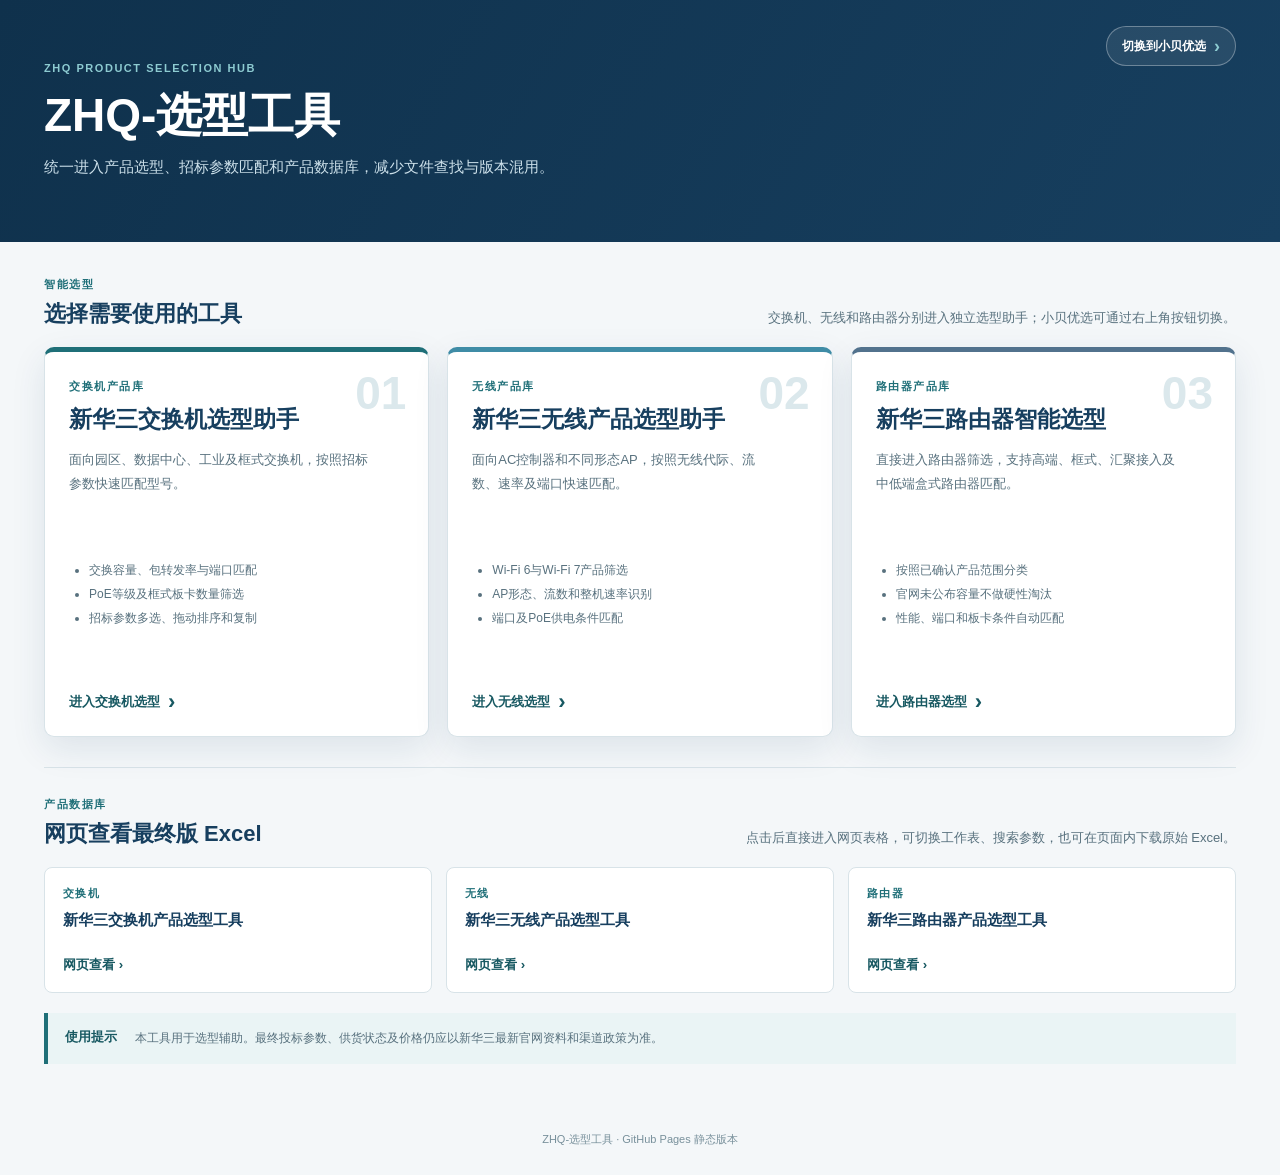
<file: index.html>
<!doctype html>
<html lang="zh-CN">
<head>
  <meta charset="UTF-8">
  <meta name="viewport" content="width=device-width, initial-scale=1.0">
  <meta name="description" content="ZHQ产品选型工具统一入口。">
  <title>ZHQ-选型工具</title>
  <link rel="stylesheet" href="assets/home.css">
</head>
<body>
  <header class="hero">
    <div class="hero-inner">
      <a class="xiaobei-switch" href="xiaobei-selector/">切换到小贝优选 <b>›</b></a>
      <span class="eyebrow">ZHQ PRODUCT SELECTION HUB</span>
      <h1>ZHQ-选型工具</h1>
      <p>统一进入产品选型、招标参数匹配和产品数据库，减少文件查找与版本混用。</p>
    </div>
  </header>
  <main class="shell">
    <section class="intro">
      <div><span class="section-label">智能选型</span><h2>选择需要使用的工具</h2></div>
      <p>交换机、无线和路由器分别进入独立选型助手；小贝优选可通过右上角按钮切换。</p>
    </section>
    <section class="assistant-grid" aria-label="选型工具列表">
      <a class="assistant-card primary" href="h3c-selector/?line=switch&amp;dedicated=1">
        <div class="card-number">01</div>
        <div class="card-content"><span class="card-kicker">交换机产品库</span><h2>新华三交换机选型助手</h2><p>面向园区、数据中心、工业及框式交换机，按照招标参数快速匹配型号。</p><ul><li>交换容量、包转发率与端口匹配</li><li>PoE等级及框式板卡数量筛选</li><li>招标参数多选、拖动排序和复制</li></ul></div>
        <span class="enter">进入交换机选型 <b>›</b></span>
      </a>
      <a class="assistant-card wireless" href="h3c-selector/?line=wireless&amp;dedicated=1">
        <div class="card-number">02</div>
        <div class="card-content"><span class="card-kicker">无线产品库</span><h2>新华三无线产品选型助手</h2><p>面向AC控制器和不同形态AP，按照无线代际、流数、速率及端口快速匹配。</p><ul><li>Wi-Fi 6与Wi-Fi 7产品筛选</li><li>AP形态、流数和整机速率识别</li><li>端口及PoE供电条件匹配</li></ul></div>
        <span class="enter">进入无线选型 <b>›</b></span>
      </a>
      <a class="assistant-card router" href="h3c-selector/?line=router&amp;dedicated=1">
        <div class="card-number">03</div>
        <div class="card-content"><span class="card-kicker">路由器产品库</span><h2>新华三路由器智能选型</h2><p>直接进入路由器筛选，支持高端、框式、汇聚接入及中低端盒式路由器匹配。</p><ul><li>按照已确认产品范围分类</li><li>官网未公布容量不做硬性淘汰</li><li>性能、端口和板卡条件自动匹配</li></ul></div>
        <span class="enter">进入路由器选型 <b>›</b></span>
      </a>
    </section>
    <section class="database-section" aria-labelledby="databaseTitle">
      <div class="database-heading"><div><span class="section-label">产品数据库</span><h2 id="databaseTitle">网页查看最终版 Excel</h2></div><p>点击后直接进入网页表格，可切换工作表、搜索参数，也可在页面内下载原始 Excel。</p></div>
      <div class="database-grid">
        <a href="database-viewer/index.html?db=switch"><span>交换机</span><strong>新华三交换机产品选型工具</strong><small>网页查看 ›</small></a>
        <a href="database-viewer/index.html?db=wireless"><span>无线</span><strong>新华三无线产品选型工具</strong><small>网页查看 ›</small></a>
        <a href="database-viewer/index.html?db=router"><span>路由器</span><strong>新华三路由器产品选型工具</strong><small>网页查看 ›</small></a>
      </div>
    </section>
    <section class="notice"><strong>使用提示</strong><p>本工具用于选型辅助。最终投标参数、供货状态及价格仍应以新华三最新官网资料和渠道政策为准。</p></section>
  </main>
  <footer>ZHQ-选型工具 · GitHub Pages 静态版本</footer>
</body>
</html>
</file>
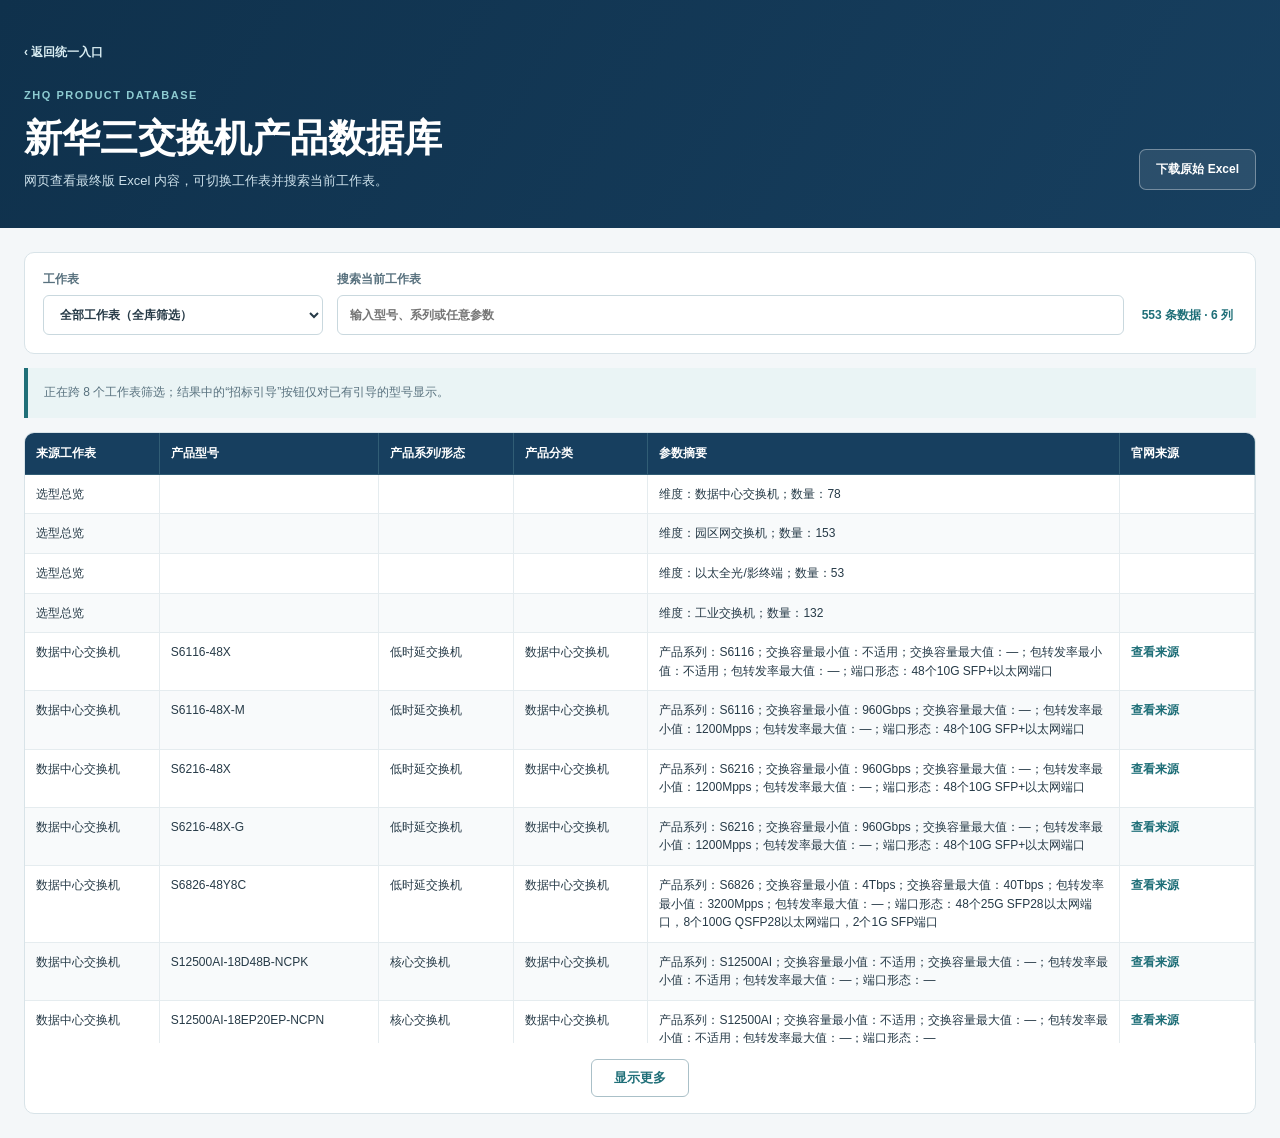
<file: database-viewer/index.html>
<!doctype html>
<html lang="zh-CN">
<head>
  <meta charset="UTF-8">
  <meta name="viewport" content="width=device-width, initial-scale=1.0">
  <title>产品数据库网页查看</title>
  <link rel="stylesheet" href="style.css">
</head>
<body>
  <header class="topbar">
    <div class="topbar-inner">
      <a id="homeLink" class="back-link" href="../">‹ 返回统一入口</a>
      <div>
        <span class="eyebrow">ZHQ PRODUCT DATABASE</span>
        <h1 id="pageTitle">正在加载产品数据库…</h1>
        <p>网页查看最终版 Excel 内容，可切换工作表并搜索当前工作表。</p>
      </div>
      <a id="downloadLink" class="download-button" href="#" download>下载原始 Excel</a>
    </div>
  </header>

  <main class="shell">
    <section class="toolbar" aria-label="数据库操作">
      <label>工作表<select id="sheetSelect"></select></label>
      <label class="search-field">搜索当前工作表<input id="searchInput" type="search" placeholder="输入型号、系列或任意参数"></label>
      <div id="rowCount" class="row-count">0 条数据</div>
    </section>

    <section id="sheetNotes" class="sheet-notes hidden"></section>

    <section class="table-panel">
      <div class="table-scroll">
        <table>
          <thead id="tableHead"></thead>
          <tbody id="tableBody"></tbody>
        </table>
      </div>
      <div id="emptyState" class="empty-state hidden">当前条件下没有找到数据。</div>
      <button id="showMoreButton" class="show-more hidden" type="button">显示更多</button>
    </section>
  </main>

  <script src="viewer-config.js"></script>
  <script src="data/switch.js"></script>
  <script src="data/wireless.js"></script>
  <script src="data/router.js"></script>
  <script src="app.js"></script>
</body>
</html>
</file>
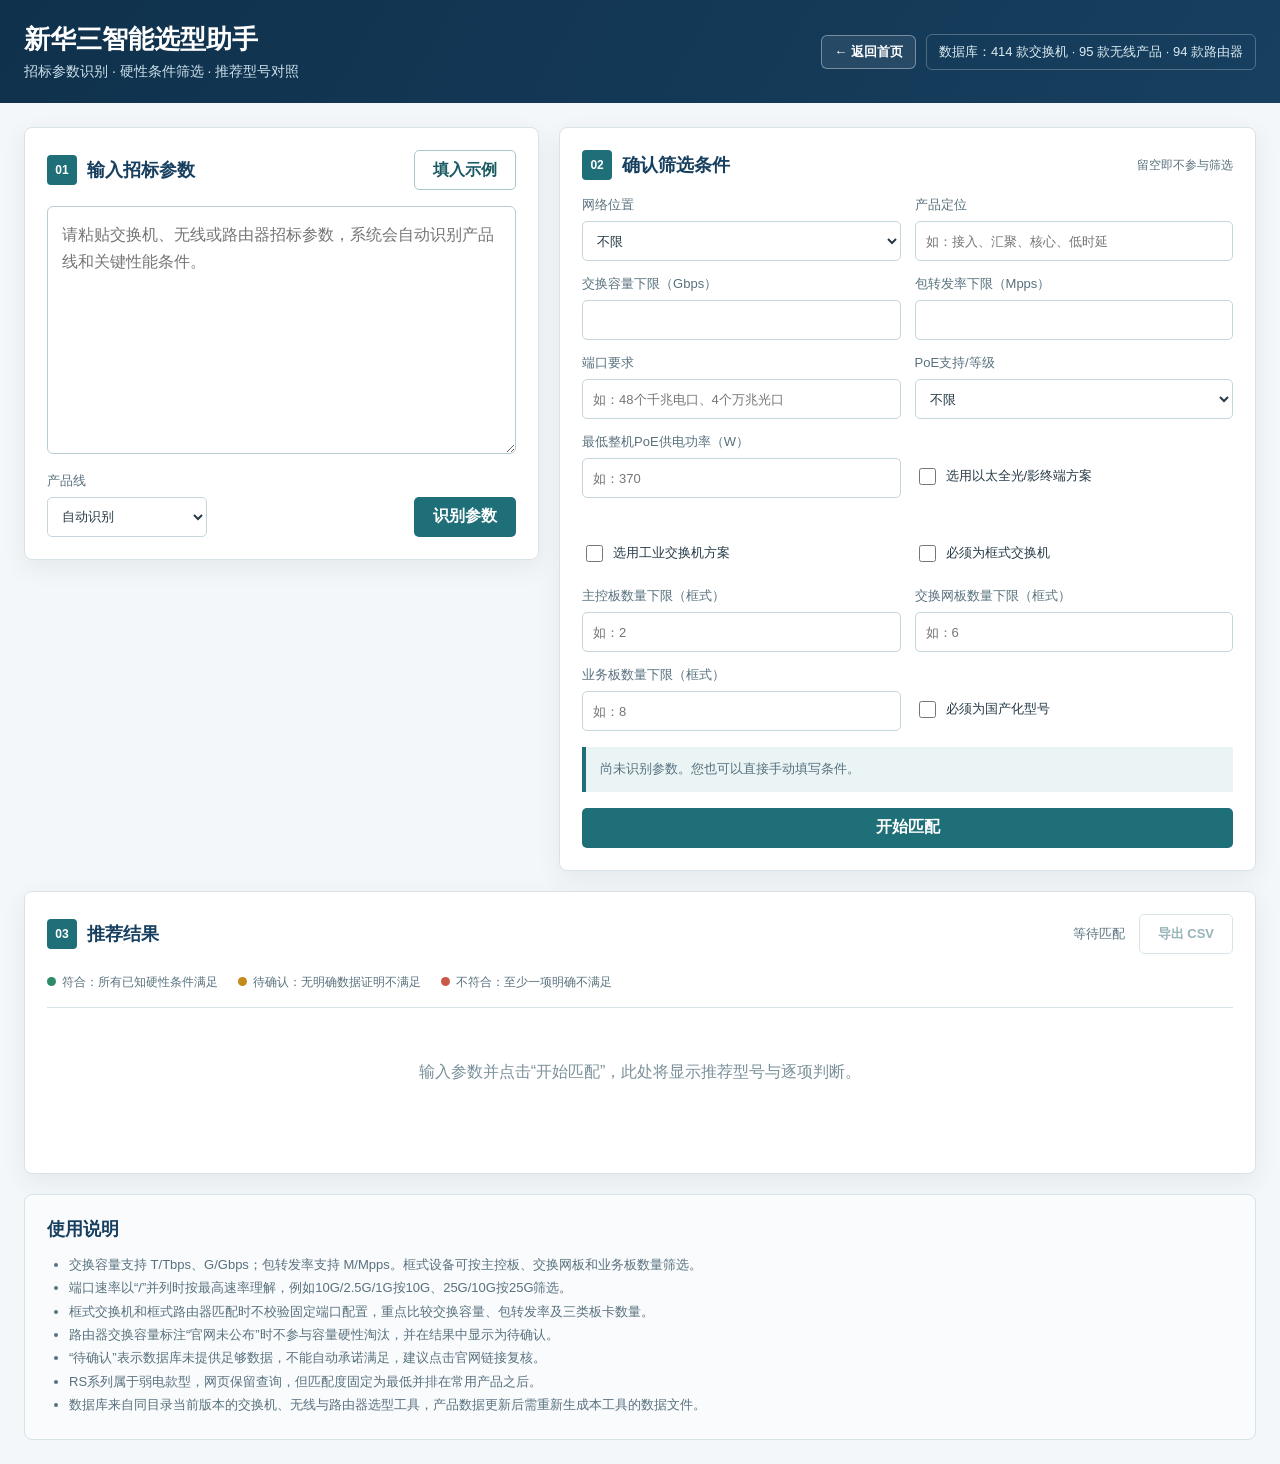
<file: h3c-selector/index.html>
<!doctype html>
<html lang="zh-CN">
<head>
  <meta charset="UTF-8">
  <meta name="viewport" content="width=device-width, initial-scale=1.0">
  <title>新华三智能选型助手</title>
  <link rel="stylesheet" href="assets/style.css">
</head>
<body>
  <header class="topbar">
    <div>
      <h1 id="assistantTitle">新华三智能选型助手</h1>
      <p id="assistantSubtitle">招标参数识别 · 硬性条件筛选 · 推荐型号对照</p>
    </div>
    <div class="topbar-actions">
      <a class="home-button" href="../index.html">← 返回首页</a>
      <div class="database-status" id="databaseStatus">正在加载产品数据库…</div>
    </div>
  </header>

  <main class="app-shell">
    <section class="panel input-panel">
      <div class="section-title">
        <div>
          <span class="step">01</span>
          <h2>输入招标参数</h2>
        </div>
        <button type="button" class="secondary-button" id="exampleButton">填入示例</button>
      </div>
      <textarea id="tenderText" rows="8" placeholder="请粘贴交换机、无线或路由器招标参数，系统会自动识别产品线和关键性能条件。"></textarea>
      <div class="input-actions">
        <label id="productLineControl">
          产品线
          <select id="productLine">
            <option value="auto">自动识别</option>
            <option value="switch">交换机</option>
            <option value="wireless">无线</option>
            <option value="router">路由器</option>
          </select>
        </label>
        <button type="button" class="primary-button" id="parseButton">识别参数</button>
      </div>
    </section>

    <section class="panel criteria-panel">
      <div class="section-title">
        <div>
          <span class="step">02</span>
          <h2>确认筛选条件</h2>
        </div>
        <span class="hint">留空即不参与筛选</span>
      </div>

      <div id="switchCriteria" class="criteria-grid">
        <label>网络位置<select id="switchSegment"><option value="">不限</option><option>数据中心交换机</option><option>园区网交换机</option><option>以太全光影终端</option><option value="其他交换机">工业交换机</option><option>框式交换机</option></select></label>
        <label>产品定位<input id="switchRole" placeholder="如：接入、汇聚、核心、低时延"></label>
        <label>交换容量下限（Gbps）<input id="switchCapacity" type="number" min="0" step="0.01"></label>
        <label>包转发率下限（Mpps）<input id="switchForwarding" type="number" min="0" step="0.01"></label>
        <label>端口要求<input id="switchPorts" placeholder="如：48个千兆电口、4个万兆光口"></label>
        <label>PoE支持/等级<select id="switchPoeLevel"><option value="">不限</option><option value="any">支持 PoE（任意等级）</option><option value="plus">至少 PoE+（802.3at）</option><option value="plusplus">PoE++（802.3bt）</option><option value="none">不支持 PoE</option></select></label>
        <label>最低整机PoE供电功率（W）<input id="switchPoePower" type="number" min="0" step="1" placeholder="如：370"></label>
        <label class="checkbox-label"><input id="switchAllOptical" type="checkbox"> 选用以太全光/影终端方案</label>
        <label class="checkbox-label"><input id="switchIndustrial" type="checkbox"> 选用工业交换机方案</label>
        <label class="checkbox-label"><input id="switchChassis" type="checkbox"> 必须为框式交换机</label>
        <label>主控板数量下限（框式）<input id="controllerSlots" type="number" min="0" step="1" placeholder="如：2"></label>
        <label>交换网板数量下限（框式）<input id="fabricSlots" type="number" min="0" step="1" placeholder="如：6"></label>
        <label>业务板数量下限（框式）<input id="serviceSlots" type="number" min="0" step="1" placeholder="如：8"></label>
        <label class="checkbox-label"><input id="switchDomestic" type="checkbox"> 必须为国产化型号</label>
      </div>

      <div id="wirelessCriteria" class="criteria-grid hidden">
        <label>设备类型<select id="wirelessType"><option value="">不限</option><option value="AP">AP</option><option value="AC控制器">AC控制器</option></select></label>
        <label>无线代际<select id="wifiGeneration"><option value="">不限</option><option value="Wi-Fi 7">Wi-Fi 7</option><option value="Wi-Fi 6">Wi-Fi 6</option></select></label>
        <label>AP形态<input id="apForm" placeholder="如：高密、放装、面板、室外、工业"></label>
        <label>最低总流数<input id="apStreams" type="number" min="0" step="1"></label>
        <label>最低整机速率（Gbps）<input id="apRate" type="number" min="0" step="0.001"></label>
        <label>端口要求<input id="wirelessPorts" placeholder="如：2.5GE、10GE"></label>
        <label class="checkbox-label"><input id="poeRequired" type="checkbox"> 必须支持 PoE 供电</label>
      </div>

      <div id="routerCriteria" class="criteria-grid hidden">
        <label>产品分类<select id="routerSegment"><option value="">不限</option><option>高端路由器</option><option>中低端框式路由器</option><option>汇聚/接入路由器</option><option>中低端盒式路由器</option></select></label>
        <label>产品定位<input id="routerRole" placeholder="如：核心、汇聚、接入、模块化"></label>
        <label>型号/系列关键词<input id="routerKeyword" placeholder="如：CR19000、SR6600、MSR5600"></label>
        <label>交换容量下限（Gbps）<input id="routerCapacity" type="number" min="0" step="0.01"></label>
        <label>包转发率下限（Mpps）<input id="routerForwarding" type="number" min="0" step="0.01"></label>
        <label>固定端口要求<input id="routerPorts" placeholder="如：8个千兆电口、2个万兆光口"></label>
        <label class="checkbox-label"><input id="routerChassis" type="checkbox"> 必须为框式/模块化路由器</label>
        <label>主控板数量下限（框式）<input id="routerControllerSlots" type="number" min="0" step="1" placeholder="如：2"></label>
        <label>交换网板数量下限（框式）<input id="routerFabricSlots" type="number" min="0" step="1" placeholder="如：2"></label>
        <label>业务板/线卡数量下限（框式）<input id="routerServiceSlots" type="number" min="0" step="1" placeholder="如：8"></label>
      </div>

      <div class="recognized" id="recognizedSummary">尚未识别参数。您也可以直接手动填写条件。</div>
      <button type="button" class="primary-button match-button" id="matchButton">开始匹配</button>
    </section>

    <section class="panel results-panel">
      <div class="section-title results-title">
        <div>
          <span class="step">03</span>
          <h2>推荐结果</h2>
        </div>
        <div class="result-actions">
          <span id="resultCount">等待匹配</span>
          <button type="button" class="secondary-button" id="exportButton" disabled>导出 CSV</button>
        </div>
      </div>
      <div class="legend">
        <span><i class="dot pass"></i>符合：所有已知硬性条件满足</span>
        <span><i class="dot review"></i>待确认：无明确数据证明不满足</span>
        <span><i class="dot fail"></i>不符合：至少一项明确不满足</span>
      </div>
      <div id="emptyState" class="empty-state">输入参数并点击“开始匹配”，此处将显示推荐型号与逐项判断。</div>
      <div id="results" class="results-list"></div>
      <button type="button" id="showMoreButton" class="secondary-button show-more hidden">显示更多结果</button>
    </section>

    <section class="panel notes-panel">
      <h2>使用说明</h2>
      <ul>
        <li>交换容量支持 T/Tbps、G/Gbps；包转发率支持 M/Mpps。框式设备可按主控板、交换网板和业务板数量筛选。</li>
        <li>端口速率以“/”并列时按最高速率理解，例如10G/2.5G/1G按10G、25G/10G按25G筛选。</li>
        <li>框式交换机和框式路由器匹配时不校验固定端口配置，重点比较交换容量、包转发率及三类板卡数量。</li>
        <li>路由器交换容量标注“官网未公布”时不参与容量硬性淘汰，并在结果中显示为待确认。</li>
        <li>“待确认”表示数据库未提供足够数据，不能自动承诺满足，建议点击官网链接复核。</li>
        <li>RS系列属于弱电款型，网页保留查询，但匹配度固定为最低并排在常用产品之后。</li>
        <li>数据库来自同目录当前版本的交换机、无线与路由器选型工具，产品数据更新后需重新生成本工具的数据文件。</li>
      </ul>
    </section>
  </main>

  <script src="data/products.js"></script>
  <script src="data/routers.js"></script>
  <script src="assets/app.js"></script>
</body>
</html>
</file>
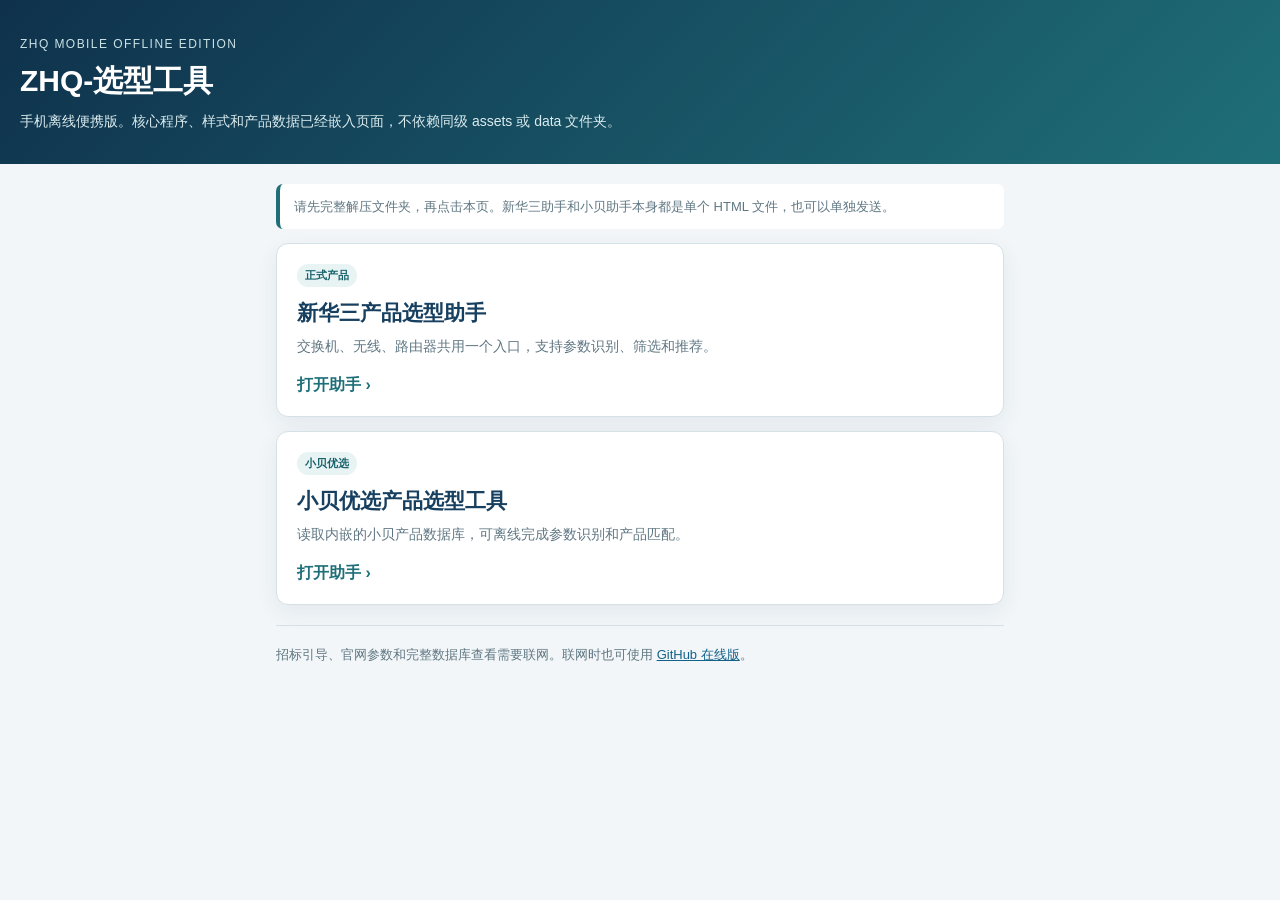
<file: mobile-offline/index.html>
<!doctype html>
<html lang="zh-CN">
<head>
  <meta charset="UTF-8">
  <meta name="viewport" content="width=device-width, initial-scale=1.0, viewport-fit=cover">
  <meta name="theme-color" content="#173f5f">
  <title>ZHQ-选型工具｜手机离线版</title>
  <style>
    :root { --navy:#173f5f; --teal:#1f6f78; --bg:#f2f6f8; --line:#d5e1e6; --text:#263a47; --muted:#607783; }
    * { box-sizing:border-box; }
    body { margin:0; min-height:100vh; background:var(--bg); color:var(--text); font-family:"Microsoft YaHei","PingFang SC","Segoe UI",sans-serif; }
    header { padding:max(34px,env(safe-area-inset-top)) 20px 30px; color:#fff; background:linear-gradient(135deg,#0f314c,#1f6f78); }
    header span { font-size:12px; letter-spacing:.12em; color:#c9e2e6; }
    h1 { margin:9px 0 8px; font-size:30px; }
    header p { margin:0; max-width:620px; color:#dbecef; line-height:1.7; font-size:14px; }
    main { max-width:760px; margin:0 auto; padding:20px 16px max(28px,env(safe-area-inset-bottom)); }
    .tip { margin-bottom:14px; padding:12px 14px; border-left:4px solid var(--teal); border-radius:7px; background:#fff; color:var(--muted); font-size:13px; line-height:1.65; }
    .cards { display:grid; gap:14px; }
    .card { display:block; padding:20px; border:1px solid var(--line); border-radius:12px; background:#fff; color:inherit; text-decoration:none; box-shadow:0 7px 22px rgba(23,63,95,.07); }
    .card:active { transform:scale(.99); }
    .badge { display:inline-block; padding:4px 8px; border-radius:999px; background:#e8f3f4; color:#17606a; font-size:11px; font-weight:700; }
    .card h2 { margin:12px 0 8px; color:var(--navy); font-size:21px; }
    .card p { margin:0; color:var(--muted); line-height:1.7; font-size:14px; }
    .enter { display:block; margin-top:16px; color:var(--teal); font-weight:700; }
    .online { margin-top:20px; padding-top:18px; border-top:1px solid var(--line); color:var(--muted); font-size:13px; line-height:1.7; }
    .online a { color:#12618a; }
  </style>
</head>
<body>
  <header>
    <span>ZHQ MOBILE OFFLINE EDITION</span>
    <h1>ZHQ-选型工具</h1>
    <p>手机离线便携版。核心程序、样式和产品数据已经嵌入页面，不依赖同级 assets 或 data 文件夹。</p>
  </header>
  <main>
    <div class="tip">请先完整解压文件夹，再点击本页。新华三助手和小贝助手本身都是单个 HTML 文件，也可以单独发送。</div>
    <div class="cards">
      <a class="card" href="新华三产品选型助手-手机离线版.html">
        <span class="badge">正式产品</span>
        <h2>新华三产品选型助手</h2>
        <p>交换机、无线、路由器共用一个入口，支持参数识别、筛选和推荐。</p>
        <span class="enter">打开助手 ›</span>
      </a>
      <a class="card" href="小贝优选产品选型工具-手机离线版.html">
        <span class="badge">小贝优选</span>
        <h2>小贝优选产品选型工具</h2>
        <p>读取内嵌的小贝产品数据库，可离线完成参数识别和产品匹配。</p>
        <span class="enter">打开助手 ›</span>
      </a>
    </div>
    <div class="online">招标引导、官网参数和完整数据库查看需要联网。联网时也可使用 <a href="https://794604722zhq-rgb.github.io/H3C-CT/">GitHub 在线版</a>。</div>
  </main>
</body>
</html>
</file>
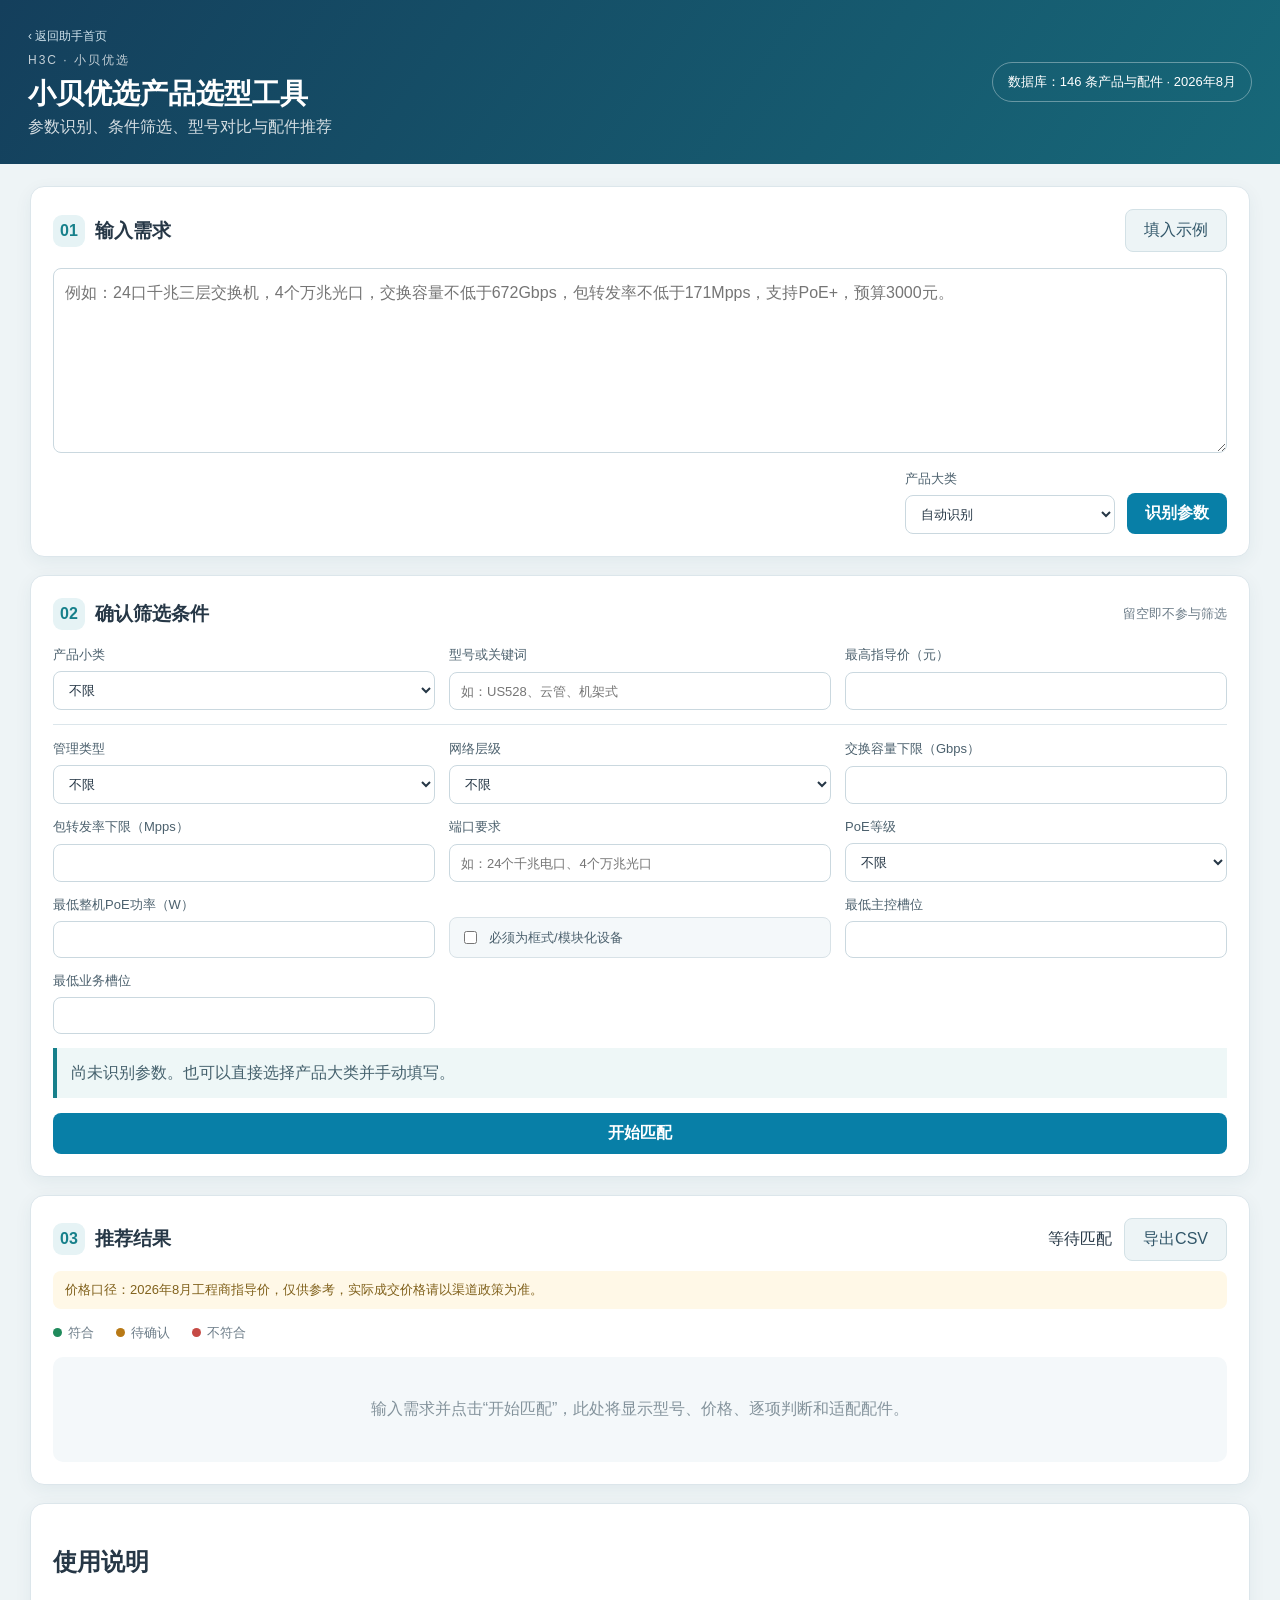
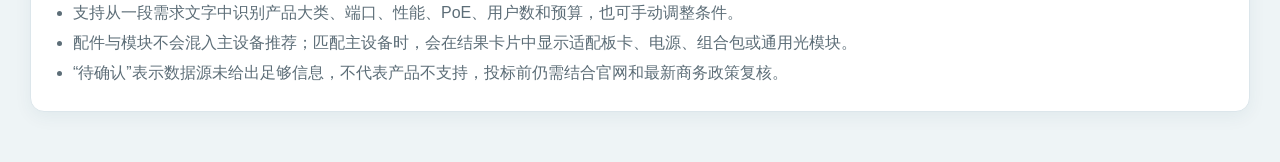
<file: xiaobei-selector/index.html>
<!doctype html>
<html lang="zh-CN">
<head>
  <meta charset="UTF-8">
  <meta name="viewport" content="width=device-width, initial-scale=1.0">
  <title>新华三小贝优选产品选型工具</title>
  <link rel="stylesheet" href="assets/style.css">
  <link rel="stylesheet" href="assets/github.css">
</head>
<body>
  <header class="topbar">
    <div>
      <a class="repository-home" href="../index.html">‹ 返回助手首页</a>
      <div class="eyebrow">H3C · 小贝优选</div>
      <h1>小贝优选产品选型工具</h1>
      <p>参数识别、条件筛选、型号对比与配件推荐</p>
    </div>
    <div class="database-status" id="databaseStatus">正在加载产品数据库…</div>
  </header>

  <main class="app-shell">
    <section class="panel input-panel">
      <div class="section-title">
        <div><span class="step">01</span><h2>输入需求</h2></div>
        <button type="button" class="secondary-button" id="exampleButton">填入示例</button>
      </div>
      <textarea id="tenderText" rows="6" placeholder="例如：24口千兆三层交换机，4个万兆光口，交换容量不低于672Gbps，包转发率不低于171Mpps，支持PoE+，预算3000元。"></textarea>
      <div class="input-actions">
        <label>产品大类
          <select id="category">
            <option value="auto">自动识别</option>
            <option>路由器/网关</option>
            <option>交换机</option>
            <option>无线AP</option>
            <option>安防网络</option>
            <option>配件与模块</option>
          </select>
        </label>
        <button type="button" class="primary-button" id="parseButton">识别参数</button>
      </div>
    </section>

    <section class="panel criteria-panel">
      <div class="section-title">
        <div><span class="step">02</span><h2>确认筛选条件</h2></div>
        <span class="hint">留空即不参与筛选</span>
      </div>
      <div class="common-grid">
        <label>产品小类<select id="subtype"><option value="">不限</option></select></label>
        <label>型号或关键词<input id="keyword" placeholder="如：US528、云管、机架式"></label>
        <label>最高指导价（元）<input id="maxPrice" type="number" min="0" step="1"></label>
      </div>

      <div id="routerCriteria" class="criteria-grid hidden">
        <label>最低带机量<input id="routerUsers" type="number" min="0" step="1"></label>
        <label>最低推荐带宽（Gbps）<input id="routerBandwidth" type="number" min="0" step="0.1"></label>
        <label>最低AP管理数量<input id="routerApCount" type="number" min="0" step="1"></label>
        <label>端口要求<input id="routerPorts" placeholder="如：8个千兆电口、1个2.5G口"></label>
        <label class="checkbox-label"><input id="routerPoe" type="checkbox"> 必须支持PoE供电</label>
      </div>

      <div id="switchCriteria" class="criteria-grid hidden">
        <label>管理类型<select id="managed"><option value="">不限</option><option>非网管</option><option>云管/极简管理</option><option>网管</option></select></label>
        <label>网络层级<select id="layer"><option value="">不限</option><option>二层</option><option>三层</option></select></label>
        <label>交换容量下限（Gbps）<input id="switchCapacity" type="number" min="0" step="0.01"></label>
        <label>包转发率下限（Mpps）<input id="switchForwarding" type="number" min="0" step="0.01"></label>
        <label>端口要求<input id="switchPorts" placeholder="如：24个千兆电口、4个万兆光口"></label>
        <label>PoE等级<select id="poeGrade"><option value="">不限</option><option value="any">支持PoE</option><option value="PoE+">至少PoE+</option><option value="PoE++">PoE++</option><option value="none">不支持PoE</option></select></label>
        <label>最低整机PoE功率（W）<input id="poeBudget" type="number" min="0" step="1"></label>
        <label class="checkbox-label"><input id="chassis" type="checkbox"> 必须为框式/模块化设备</label>
        <label>最低主控槽位<input id="controllerSlots" type="number" min="0" step="1"></label>
        <label>最低业务槽位<input id="serviceSlots" type="number" min="0" step="1"></label>
      </div>

      <div id="wirelessCriteria" class="criteria-grid hidden">
        <label>无线代际<select id="wifiGeneration"><option value="">不限</option><option>Wi-Fi 7</option><option>Wi-Fi 6</option><option>Wi-Fi 5</option></select></label>
        <label>AP形态<select id="apForm"><option value="">不限</option><option>面板AP</option><option>吸顶AP</option><option>室外AP</option><option>高密AP</option></select></label>
        <label>最低无线速率（Gbps）<input id="wirelessRate" type="number" min="0" step="0.001"></label>
        <label>最低流数<input id="streams" type="number" min="0" step="1"></label>
        <label>最低推荐用户数<input id="wirelessUsers" type="number" min="0" step="1"></label>
        <label>端口要求<input id="wirelessPorts" placeholder="如：2.5G上联口"></label>
        <label>防护等级<input id="protection" placeholder="如：IP67"></label>
        <label class="checkbox-label"><input id="wirelessPoe" type="checkbox"> 必须支持PoE供电</label>
      </div>

      <div id="securityCriteria" class="criteria-grid hidden">
        <label>端口要求<input id="securityPorts" placeholder="如：8个千兆PoE口、2个SFP光口"></label>
        <label>最低交换容量（Gbps）<input id="securityCapacity" type="number" min="0" step="0.1"></label>
        <label>最低包转发率（Mpps）<input id="securityForwarding" type="number" min="0" step="0.01"></label>
        <label>最低整机PoE功率（W）<input id="securityPoeBudget" type="number" min="0" step="1"></label>
        <label class="checkbox-label"><input id="securityPoe" type="checkbox"> 必须支持PoE供电</label>
      </div>

      <div id="accessoryCriteria" class="criteria-grid hidden">
        <label>适配设备型号<input id="compatibleModel" placeholder="如：US700、S7306X-G"></label>
      </div>

      <div class="recognized" id="recognizedSummary">尚未识别参数。也可以直接选择产品大类并手动填写。</div>
      <button type="button" class="primary-button match-button" id="matchButton">开始匹配</button>
    </section>

    <section class="panel results-panel">
      <div class="section-title results-title">
        <div><span class="step">03</span><h2>推荐结果</h2></div>
        <div class="result-actions"><span id="resultCount">等待匹配</span><button type="button" class="secondary-button" id="exportButton" disabled>导出CSV</button></div>
      </div>
      <div class="price-note">价格口径：2026年8月工程商指导价，仅供参考，实际成交价格请以渠道政策为准。</div>
      <div class="legend"><span><i class="dot pass"></i>符合</span><span><i class="dot review"></i>待确认</span><span><i class="dot fail"></i>不符合</span></div>
      <div id="emptyState" class="empty-state">输入需求并点击“开始匹配”，此处将显示型号、价格、逐项判断和适配配件。</div>
      <div id="results" class="results-list"></div>
      <button type="button" id="showMoreButton" class="secondary-button show-more hidden">显示更多结果</button>
    </section>

    <section class="panel notes-panel">
      <h2>使用说明</h2>
      <ul>
        <li>支持从一段需求文字中识别产品大类、端口、性能、PoE、用户数和预算，也可手动调整条件。</li>
        <li>配件与模块不会混入主设备推荐；匹配主设备时，会在结果卡片中显示适配板卡、电源、组合包或通用光模块。</li>
        <li>“待确认”表示数据源未给出足够信息，不代表产品不支持，投标前仍需结合官网和最新商务政策复核。</li>
      </ul>
    </section>
  </main>
  <script src="data/products.js"></script>
  <script src="assets/app.js"></script>
</body>
</html>
</file>
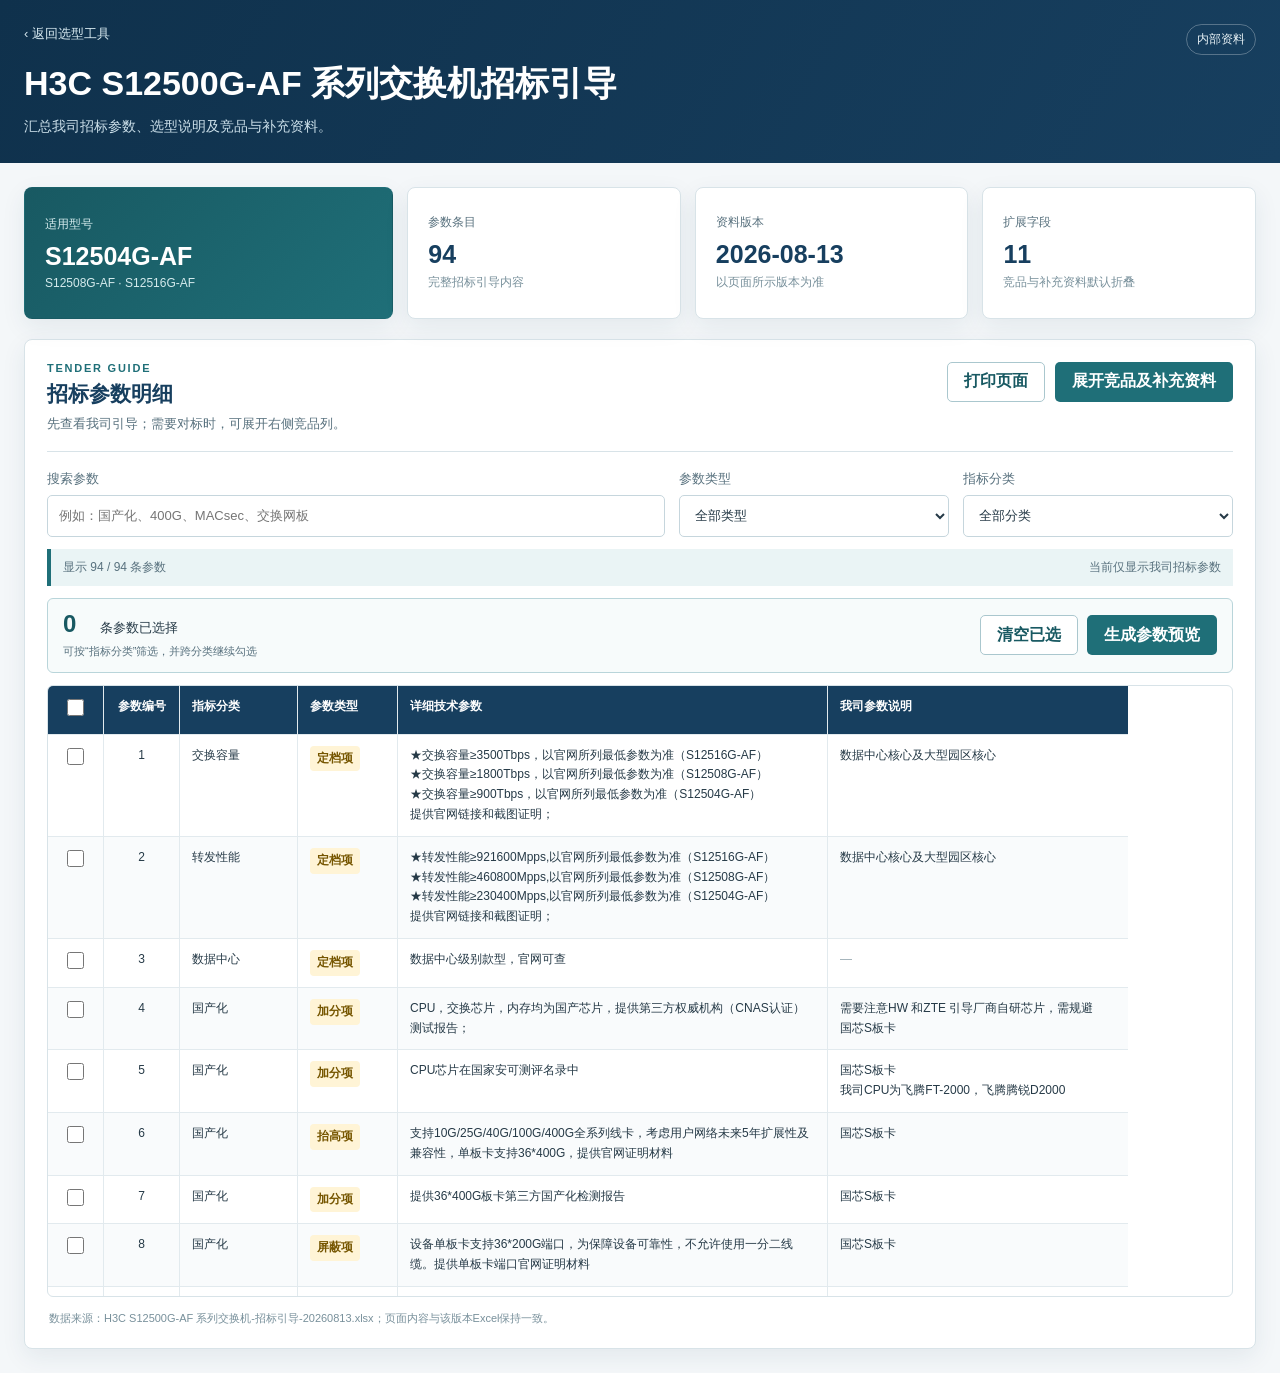
<file: h3c-selector/guides/s12500g-af/index.html>
<!doctype html>
<html lang="zh-CN">
<head>
  <meta charset="UTF-8">
  <meta name="viewport" content="width=device-width, initial-scale=1.0">
  <title>新华三交换机招标引导</title>
  <link rel="stylesheet" href="../shared/guide.css">
</head>
<body>
  <header class="guide-topbar">
    <div class="topbar-inner">
      <a class="back-link" href="../../index.html">‹ 返回选型工具</a>
      <span class="internal-badge">内部资料</span>
      <h1 id="guideTitleTop">新华三交换机招标引导</h1>
      <p id="guideSubtitle">汇总我司招标参数、选型说明及竞品对比内容。</p>
    </div>
  </header>

  <main class="guide-shell">
    <section class="summary-grid" aria-label="招标引导概览">
      <article class="summary-card accent">
        <span>适用型号</span>
        <strong id="applicableModelsMain">—</strong>
        <small id="applicableModelsSub">—</small>
      </article>
      <article class="summary-card">
        <span>参数条目</span>
        <strong id="totalRows">—</strong>
        <small>完整招标引导内容</small>
      </article>
      <article class="summary-card">
        <span>资料版本</span>
        <strong id="guideVersion">—</strong>
        <small>以页面所示版本为准</small>
      </article>
      <article class="summary-card">
        <span>扩展字段</span>
        <strong id="extendedFieldCount">—</strong>
        <small>竞品与补充资料默认折叠</small>
      </article>
    </section>

    <section class="guide-panel">
      <div class="panel-heading">
        <div>
          <p class="eyebrow">TENDER GUIDE</p>
          <h2>招标参数明细</h2>
          <p class="panel-description">先查看我司引导；需要对标时，可展开右侧竞品列。</p>
        </div>
        <div class="panel-actions">
          <button type="button" class="secondary-button" id="printButton">打印页面</button>
          <button type="button" class="primary-button" id="competitorToggle" aria-pressed="false">展开竞品及补充资料</button>
        </div>
      </div>

      <div class="filters" aria-label="招标参数筛选">
        <label class="search-field">
          搜索参数
          <input id="searchInput" type="search" placeholder="例如：国产化、400G、MACsec、交换网板">
        </label>
        <label>
          参数类型
          <select id="typeFilter"><option value="">全部类型</option></select>
        </label>
        <label>
          指标分类
          <select id="categoryFilter"><option value="">全部分类</option></select>
        </label>
      </div>

      <div class="result-strip">
        <span id="resultCount">正在加载…</span>
        <span id="comparisonHint">当前仅显示我司招标参数</span>
      </div>

      <div class="selection-toolbar" aria-live="polite">
        <div class="selection-status">
          <span class="selection-number" id="selectedCount">0</span>
          <span>条参数已选择</span>
          <small>可跨搜索和筛选继续勾选</small>
        </div>
        <div class="selection-actions">
          <button type="button" class="secondary-button" id="clearSelection" disabled>清空已选</button>
          <button type="button" class="primary-button" id="generatePreview" disabled>生成参数预览</button>
        </div>
      </div>

      <div class="table-wrap" tabindex="0" aria-label="招标引导数据表，可横向滚动">
        <table id="guideTable">
          <thead id="guideHead"></thead>
          <tbody id="guideBody"></tbody>
        </table>
      </div>
      <div id="emptyState" class="empty-state hidden">没有符合当前条件的参数，请调整搜索或筛选条件。</div>
      <p class="source-note" id="sourceNote"></p>
    </section>

    <section class="guide-panel preview-panel hidden" id="previewPanel" aria-labelledby="previewTitle">
      <div class="panel-heading preview-heading">
        <div>
          <p class="eyebrow">PARAMETER PREVIEW</p>
          <h2 id="previewTitle">最终招标参数预览</h2>
          <p class="panel-description" id="previewSummary">根据已选内容按原表顺序生成。</p>
        </div>
        <div class="panel-actions">
          <button type="button" class="secondary-button" id="backToSelection">返回继续选择</button>
          <button type="button" class="primary-button" id="copyText">复制全部参数</button>
        </div>
      </div>

      <div class="preview-stats" id="previewStats"></div>
      <div class="preview-layout">
        <div class="preview-list" id="previewList"></div>
        <label class="final-text-label">
          可直接使用的参数文本
          <textarea id="finalText" rows="24" readonly></textarea>
        </label>
      </div>
    </section>
  </main>

  <script src="data.js"></script>
  <script src="../shared/guide.js"></script>
</body>
</html>
</file>
<file: assets/home.css>
:root {
  color-scheme: light;
  --navy: #173f5f;
  --navy-dark: #0f314c;
  --teal: #1f6f78;
  --teal-dark: #185962;
  --pale: #eaf4f5;
  --bg: #f4f7f9;
  --surface: #ffffff;
  --line: #d8e3e8;
  --text: #263a47;
  --muted: #58717e;
  --shadow: 0 12px 34px rgba(23, 63, 95, .10);
}
* { box-sizing: border-box; }
body { margin: 0; background: var(--bg); color: var(--text); font-family: "Microsoft YaHei", "Segoe UI", sans-serif; }
.hero { color: #fff; background: linear-gradient(120deg, var(--navy-dark), var(--navy)); }
.hero-inner { position: relative; max-width: 1240px; margin: 0 auto; padding: 58px 24px 62px; }
.xiaobei-switch { position: absolute; top: 26px; right: 24px; display: inline-flex; align-items: center; gap: 8px; padding: 10px 15px; border: 1px solid rgba(255,255,255,.32); border-radius: 999px; color: #fff; background: rgba(255,255,255,.08); font-size: 12px; font-weight: 800; text-decoration: none; transition: background .18s ease, transform .18s ease; }
.xiaobei-switch:hover { transform: translateY(-1px); background: rgba(255,255,255,.16); }
.xiaobei-switch b { color: #8dcbd1; font-size: 18px; line-height: 1; }
.eyebrow, .section-label, .card-kicker { font-size: 11px; font-weight: 800; letter-spacing: .14em; }
.eyebrow { color: #8dcbd1; }
.hero h1 { margin: 12px 0 10px; font-size: clamp(30px, 5vw, 46px); line-height: 1.2; }
.hero p { max-width: 760px; margin: 0; color: #cce0ea; font-size: 15px; line-height: 1.8; }
.shell { max-width: 1240px; margin: 0 auto; padding: 32px 24px 48px; }
.intro, .database-heading { display: flex; align-items: end; justify-content: space-between; gap: 24px; margin-bottom: 18px; }
.section-label, .card-kicker { color: var(--teal); }
.intro h2, .database-heading h2 { margin: 7px 0 0; color: var(--navy); font-size: 22px; }
.intro p, .database-heading p { max-width: 500px; margin: 0; color: var(--muted); font-size: 13px; line-height: 1.7; }
.assistant-grid { display: grid; grid-template-columns: repeat(3, minmax(0, 1fr)); gap: 18px; }
.assistant-card { position: relative; min-height: 390px; padding: 24px; overflow: hidden; border: 1px solid var(--line); border-radius: 10px; color: var(--text); background: var(--surface); box-shadow: var(--shadow); text-decoration: none; transition: transform .18s ease, border-color .18s ease, box-shadow .18s ease; }
.assistant-card:hover { transform: translateY(-3px); border-color: #9dbdc5; box-shadow: 0 16px 42px rgba(23, 63, 95, .14); }
.assistant-card.primary { border-top: 5px solid var(--teal); }
.assistant-card.wireless { border-top: 5px solid #3f8ca6; }
.assistant-card.router { border-top: 5px solid #52728d; }
.card-number { position: absolute; top: 18px; right: 22px; color: #dbe8ec; font-size: 46px; font-weight: 800; line-height: 1; }
.card-content { position: relative; z-index: 1; padding-right: 32px; }
.card-content h2 { margin: 10px 0 13px; color: var(--navy); font-size: 23px; }
.card-content p { min-height: 92px; margin: 0; color: var(--muted); font-size: 13px; line-height: 1.8; }
.card-content ul { margin: 18px 0 54px; padding-left: 20px; color: var(--muted); font-size: 12px; line-height: 2; }
.enter { position: absolute; left: 24px; bottom: 23px; display: inline-flex; align-items: center; gap: 8px; color: var(--teal-dark); font-size: 13px; font-weight: 800; }
.enter b { font-size: 22px; line-height: 1; }
.database-section { margin-top: 30px; padding-top: 26px; border-top: 1px solid var(--line); }
.database-grid { display: grid; grid-template-columns: repeat(3, minmax(0, 1fr)); gap: 14px; }
.database-grid a { display: flex; min-height: 126px; padding: 18px; border: 1px solid var(--line); border-radius: 8px; flex-direction: column; color: var(--text); background: var(--surface); text-decoration: none; transition: border-color .18s ease, transform .18s ease; }
.database-grid a:hover { transform: translateY(-2px); border-color: #9dbdc5; }
.database-grid span { color: var(--teal); font-size: 11px; font-weight: 800; letter-spacing: .12em; }
.database-grid strong { margin: 10px 0; color: var(--navy); font-size: 15px; }
.database-grid small { margin-top: auto; color: var(--teal-dark); font-weight: 700; }
.notice { display: flex; gap: 18px; margin-top: 20px; padding: 15px 17px; border-left: 4px solid var(--teal); background: var(--pale); }
.notice strong { flex: 0 0 auto; color: var(--teal-dark); font-size: 13px; }
.notice p { margin: 0; color: var(--muted); font-size: 12px; line-height: 1.7; }
footer { padding: 20px 24px 28px; color: #78909b; text-align: center; font-size: 11px; }
@media (max-width: 980px) {
  .assistant-grid { grid-template-columns: 1fr; }
  .assistant-card { min-height: 320px; }
  .card-content p { min-height: auto; }
}
@media (max-width: 760px) {
  .hero-inner { padding: 42px 18px 46px; }
  .xiaobei-switch { position: static; margin-bottom: 24px; }
  .shell { padding: 24px 16px 38px; }
  .intro, .database-heading { align-items: flex-start; flex-direction: column; }
  .assistant-grid { grid-template-columns: 1fr; }
  .assistant-card { min-height: 330px; }
  .card-content p { min-height: auto; }
  .database-grid { grid-template-columns: 1fr; }
  .notice { flex-direction: column; gap: 6px; }
}
</file>
<file: database-viewer/style.css>
:root { color-scheme: light; --navy: #173f5f; --navy-dark: #0f314c; --teal: #1f6f78; --bg: #f4f7f9; --surface: #fff; --line: #d8e3e8; --text: #263a47; --muted: #58717e; }
* { box-sizing: border-box; }
body { margin: 0; color: var(--text); background: var(--bg); font-family: "Microsoft YaHei", "Segoe UI", sans-serif; }
.topbar { color: #fff; background: linear-gradient(120deg, var(--navy-dark), var(--navy)); }
.topbar-inner { position: relative; max-width: 1500px; margin: 0 auto; padding: 42px 24px 38px; }
.eyebrow { color: #8dcbd1; font-size: 11px; font-weight: 800; letter-spacing: .14em; }
h1 { margin: 10px 0 8px; font-size: clamp(26px, 4vw, 38px); }
.topbar p { margin: 0; color: #cce0ea; font-size: 13px; }
.back-link { display: inline-block; margin-bottom: 24px; color: #d9edf2; font-size: 12px; font-weight: 700; text-decoration: none; }
.download-button { position: absolute; right: 24px; bottom: 38px; padding: 11px 16px; border: 1px solid rgba(255,255,255,.35); border-radius: 7px; color: #fff; background: rgba(255,255,255,.09); font-size: 12px; font-weight: 800; text-decoration: none; }
.shell { max-width: 1500px; margin: 0 auto; padding: 24px; }
.toolbar { display: grid; grid-template-columns: minmax(190px, 280px) minmax(260px, 1fr) auto; gap: 14px; align-items: end; padding: 18px; border: 1px solid var(--line); border-radius: 10px; background: var(--surface); }
.toolbar label { display: grid; gap: 7px; color: var(--muted); font-size: 12px; font-weight: 700; }
select, input { width: 100%; height: 40px; padding: 0 12px; border: 1px solid #c9d8de; border-radius: 6px; color: var(--text); background: #fff; font: inherit; outline: none; }
select:focus, input:focus { border-color: var(--teal); box-shadow: 0 0 0 3px rgba(31,111,120,.1); }
.row-count { padding: 0 4px 11px; color: var(--teal); font-size: 12px; font-weight: 800; white-space: nowrap; }
.sheet-notes { margin-top: 14px; padding: 12px 16px; border-left: 4px solid var(--teal); background: #eaf4f5; }
.sheet-notes p { margin: 3px 0; color: var(--muted); font-size: 12px; line-height: 1.65; }
.table-panel { margin-top: 14px; overflow: hidden; border: 1px solid var(--line); border-radius: 10px; background: var(--surface); }
.table-scroll { max-height: calc(100vh - 290px); overflow: auto; }
table { width: max-content; min-width: 100%; border-collapse: separate; border-spacing: 0; font-size: 12px; }
th { position: sticky; top: 0; z-index: 2; min-width: 120px; padding: 12px 11px; border-right: 1px solid #315d75; border-bottom: 1px solid #315d75; color: #fff; background: var(--navy); text-align: left; white-space: nowrap; }
td { max-width: 420px; padding: 10px 11px; border-right: 1px solid #e5ecef; border-bottom: 1px solid #e5ecef; line-height: 1.55; vertical-align: top; white-space: pre-wrap; overflow-wrap: anywhere; }
tbody tr:nth-child(even) td { background: #f8fafb; }
tbody tr:hover td { background: #edf6f7; }
td a { color: var(--teal); font-weight: 700; text-decoration: none; }
.guide-link { display: inline-flex; margin-left: 8px; padding: 3px 7px; border: 1px solid #9fc4ca; border-radius: 4px; color: var(--teal-dark); background: #eaf4f5; font-size: 11px; line-height: 1.4; white-space: nowrap; }
.guide-link:hover { border-color: var(--teal); background: #dcedef; }
.source-link { white-space: nowrap; }
.empty-state { padding: 55px 20px; color: var(--muted); text-align: center; }
.show-more { display: block; margin: 16px auto; padding: 9px 22px; border: 1px solid #aac0c8; border-radius: 6px; color: var(--teal); background: #fff; font-weight: 800; cursor: pointer; }
.hidden { display: none !important; }
@media (max-width: 760px) {
  .topbar-inner { padding: 30px 16px; }
  .download-button { position: static; display: inline-block; margin-top: 20px; }
  .shell { padding: 16px; }
  .toolbar { grid-template-columns: 1fr; }
  .row-count { padding-bottom: 0; }
  .table-scroll { max-height: calc(100vh - 350px); }
}
</file>
<file: h3c-selector/assets/style.css>
:root {
  color-scheme: light;
  --navy: #173f5f;
  --navy-2: #0f314c;
  --teal: #1f6f78;
  --teal-dark: #185962;
  --pale: #eaf4f5;
  --blue: #e9f2f8;
  --green: #e9f4ee;
  --amber: #fff4d6;
  --red: #fbe9e7;
  --bg: #f4f7f9;
  --surface: #ffffff;
  --line: #d8e3e8;
  --text: #263a47;
  --muted: #58717e;
  --shadow: 0 8px 24px rgba(23, 63, 95, 0.08);
}

* { box-sizing: border-box; }
body { margin: 0; background: var(--bg); color: var(--text); font-family: "Microsoft YaHei", "Segoe UI", sans-serif; }
button, input, select, textarea { font: inherit; }
button { cursor: pointer; }
.hidden { display: none !important; }

.topbar { min-height: 92px; padding: 22px max(24px, calc((100vw - 1440px) / 2)); display: flex; align-items: center; justify-content: space-between; gap: 24px; color: #fff; background: linear-gradient(120deg, var(--navy-2), var(--navy)); }
.topbar h1 { margin: 0 0 6px; font-size: 26px; }
.repository-home { display: inline-block; margin-bottom: 9px; color: #cce0ea; font-size: 12px; text-decoration: none; }
.repository-home:hover { color: #fff; text-decoration: underline; }
.topbar p { margin: 0; color: #cce0ea; font-size: 14px; }
.topbar-actions { display: flex; align-items: center; justify-content: flex-end; gap: 10px; flex-wrap: wrap; }
.home-button { display: inline-flex; align-items: center; min-height: 34px; padding: 7px 12px; border: 1px solid rgba(255,255,255,.38); border-radius: 6px; color: #fff; background: rgba(255,255,255,.08); font-size: 13px; font-weight: 600; text-decoration: none; white-space: nowrap; }
.home-button:hover { background: rgba(255,255,255,.18); }
.database-status { padding: 8px 12px; border: 1px solid rgba(255,255,255,.25); border-radius: 6px; color: #dcecf2; font-size: 13px; white-space: nowrap; }

.app-shell { max-width: 1440px; margin: 0 auto; padding: 24px; display: grid; grid-template-columns: minmax(350px, .85fr) minmax(500px, 1.15fr); gap: 20px; align-items: start; }
.panel { background: var(--surface); border: 1px solid var(--line); border-radius: 8px; box-shadow: var(--shadow); padding: 22px; }
.results-panel, .notes-panel { grid-column: 1 / -1; }
.section-title { display: flex; align-items: center; justify-content: space-between; gap: 12px; margin-bottom: 16px; }
.section-title > div:first-child { display: flex; align-items: center; gap: 10px; }
.section-title h2, .notes-panel h2 { margin: 0; font-size: 18px; color: var(--navy); }
.step { display: inline-flex; width: 30px; height: 30px; align-items: center; justify-content: center; border-radius: 4px; background: var(--teal); color: #fff; font-weight: 700; font-size: 12px; }
.hint { color: var(--muted); font-size: 12px; }

textarea { width: 100%; resize: vertical; min-height: 190px; padding: 14px; border: 1px solid #b9ccd5; border-radius: 6px; color: var(--text); line-height: 1.7; outline: none; }
textarea:focus, input:focus, select:focus { border-color: var(--teal); box-shadow: 0 0 0 3px rgba(31,111,120,.12); outline: none; }
.input-actions { margin-top: 14px; display: flex; align-items: end; justify-content: space-between; gap: 14px; }
label { display: flex; flex-direction: column; gap: 7px; color: var(--muted); font-size: 13px; }
input, select { min-height: 40px; padding: 8px 10px; border: 1px solid #c6d6dd; border-radius: 5px; background: #fff; color: var(--text); }
select { min-width: 160px; }
.primary-button, .secondary-button { border-radius: 5px; min-height: 40px; padding: 8px 18px; border: 1px solid transparent; font-weight: 600; }
.primary-button { color: #fff; background: var(--teal); }
.primary-button:hover { background: var(--teal-dark); }
.secondary-button { color: var(--teal-dark); background: #fff; border-color: #aac7ce; }
.secondary-button:hover { background: var(--pale); }
button:disabled { cursor: not-allowed; opacity: .45; }

.criteria-grid { display: grid; grid-template-columns: repeat(2, minmax(0, 1fr)); gap: 14px; }
.checkbox-label { flex-direction: row; align-items: center; min-height: 40px; margin-top: 21px; color: var(--text); }
.checkbox-label input { min-height: auto; width: 17px; height: 17px; accent-color: var(--teal); }
.recognized { margin-top: 16px; padding: 12px 14px; border-left: 4px solid var(--teal); background: var(--pale); color: var(--muted); font-size: 13px; line-height: 1.6; }
.match-button { width: 100%; margin-top: 16px; }

.results-title { margin-bottom: 10px; }
.result-actions { display: flex; align-items: center; gap: 14px; color: var(--muted); font-size: 13px; }
.legend { display: flex; flex-wrap: wrap; gap: 20px; padding: 10px 0 16px; color: var(--muted); font-size: 12px; border-bottom: 1px solid var(--line); }
.dot { display: inline-block; width: 9px; height: 9px; border-radius: 50%; margin-right: 6px; }
.dot.pass { background: #2e8b68; }
.dot.review { background: #c38b19; }
.dot.fail { background: #c95848; }
.empty-state { padding: 54px 18px; text-align: center; color: #7b909a; }
.results-list { display: grid; gap: 12px; padding-top: 14px; }
.result-card { border: 1px solid var(--line); border-left: 5px solid var(--teal); border-radius: 6px; overflow: hidden; background: #fff; }
.result-card.review { border-left-color: #c38b19; }
.result-card.fail { border-left-color: #c95848; }
.result-head { display: grid; grid-template-columns: minmax(220px, 1fr) auto auto; gap: 14px; align-items: center; padding: 14px 16px; background: #fbfcfd; }
.model { margin: 0 0 4px; font-weight: 700; color: var(--navy); font-size: 16px; }
.model-row { display: flex; align-items: center; flex-wrap: wrap; gap: 9px; margin-bottom: 4px; }
.model-row .model { margin: 0; }
.tender-guide-link { display: inline-flex; align-items: center; min-height: 26px; padding: 3px 9px; border: 1px solid #81b6bf; border-radius: 999px; color: var(--teal-dark); background: var(--pale); font-size: 12px; font-weight: 700; text-decoration: none; }
.tender-guide-link::after { content: "›"; margin-left: 4px; font-size: 16px; line-height: 1; }
.tender-guide-link:hover { border-color: var(--teal); background: #dceff1; }
.series { color: var(--muted); font-size: 12px; }
.status-chip { padding: 5px 9px; border-radius: 4px; font-size: 12px; font-weight: 700; background: var(--green); color: #196046; }
.review .status-chip { background: var(--amber); color: #805b00; }
.fail .status-chip { background: var(--red); color: #993d31; }
.score { color: var(--navy); font-weight: 700; white-space: nowrap; }
.result-body { display: grid; grid-template-columns: minmax(0, 1fr) minmax(280px, .8fr); gap: 18px; padding: 14px 16px; }
.checks { display: grid; grid-template-columns: repeat(2, minmax(0, 1fr)); gap: 8px; }
.check { padding: 8px 10px; border-radius: 4px; font-size: 12px; line-height: 1.5; background: #f6f9fa; }
.check.pass { background: var(--green); color: #225f49; }
.check.review { background: var(--amber); color: #765600; }
.check.fail { background: var(--red); color: #8f372c; }
.port-check { grid-column: 1 / -1; }
.check-title { display: block; margin-bottom: 7px; }
.port-match-list { display: grid; gap: 6px; }
.port-match-row { display: grid; grid-template-columns: minmax(0, 1fr) minmax(150px, .65fr); gap: 10px; padding: 7px 9px; border-radius: 4px; background: rgba(255,255,255,.68); border: 1px solid rgba(31,111,120,.12); }
.port-match-row > div { display: flex; align-items: baseline; gap: 7px; min-width: 0; }
.port-match-key { flex: 0 0 auto; min-width: 34px; color: var(--muted); font-size: 11px; font-weight: 600; }
.port-match-row strong { overflow-wrap: anywhere; }
.port-match-available { flex-wrap: wrap; }
.port-match-breakdown { flex-basis: 100%; margin-left: 41px; color: var(--muted); line-height: 1.4; }
.port-match-row.pass > div:last-child strong { color: #176747; }
.port-match-row.fail > div:last-child strong { color: #9a352b; }
.product-summary { color: var(--muted); font-size: 12px; line-height: 1.65; overflow-wrap: anywhere; }
.product-summary strong { color: var(--text); }
.optional-components { margin-top: 7px; padding: 7px 9px; border: 1px solid var(--line); border-radius: 5px; background: #f8fbfc; }
.optional-components summary { cursor: pointer; color: var(--teal-dark); font-weight: 700; }
.optional-components ul { margin: 7px 0 5px; padding-left: 20px; color: var(--text); line-height: 1.7; }
.optional-components-note { margin: 6px 0; color: var(--muted); }
.optional-components a { color: #12618a; text-decoration: none; }
.optional-components a:hover { text-decoration: underline; }
.optional-components-empty { margin-top: 7px; padding: 7px 9px; border-left: 3px solid #c38b19; background: var(--amber); color: #765600; }
.optional-components-empty a { display: block; margin-top: 4px; color: #12618a; text-decoration: none; }
.optional-components-empty a:hover { text-decoration: underline; }
.official-link { display: inline-block; margin-top: 8px; color: #12618a; text-decoration: none; }
.official-link:hover { text-decoration: underline; }
.show-more { display: block; margin: 16px auto 0; }
.notes-panel { background: #f9fbfc; box-shadow: none; }
.notes-panel ul { margin: 12px 0 0; padding-left: 22px; color: var(--muted); line-height: 1.8; font-size: 13px; }

@media (max-width: 920px) {
  .topbar { align-items: flex-start; flex-direction: column; }
  .topbar-actions { justify-content: flex-start; }
  .app-shell { grid-template-columns: 1fr; padding: 14px; }
  .results-panel, .notes-panel { grid-column: auto; }
  .result-body { grid-template-columns: 1fr; }
}
@media (max-width: 620px) {
  .criteria-grid, .checks { grid-template-columns: 1fr; }
  .input-actions, .section-title, .results-title { align-items: stretch; flex-direction: column; }
  .result-head { grid-template-columns: 1fr; }
  .database-status { white-space: normal; }
  .port-match-row { grid-template-columns: 1fr; gap: 4px; }
}
</file>
<file: xiaobei-selector/assets/style.css>
:root{--navy:#143f5c;--blue:#087fa7;--teal:#17808b;--ink:#263746;--muted:#6c7c88;--line:#dce6eb;--soft:#f4f8fa;--green:#1f8a5b;--amber:#b87916;--red:#c64a45;--white:#fff}*{box-sizing:border-box}body{margin:0;background:#eef4f6;color:var(--ink);font-family:"Microsoft YaHei","PingFang SC",Arial,sans-serif}.topbar{display:flex;justify-content:space-between;align-items:center;gap:24px;padding:26px max(28px,calc((100vw - 1260px)/2));background:linear-gradient(125deg,var(--navy),#176879);color:#fff}.eyebrow{font-size:12px;letter-spacing:2px;opacity:.75}.topbar h1{margin:6px 0 4px;font-size:28px}.topbar p{margin:0;opacity:.82}.database-status{padding:10px 15px;border:1px solid rgba(255,255,255,.35);border-radius:999px;font-size:13px;white-space:nowrap}.app-shell{max-width:1260px;margin:22px auto 50px;padding:0 20px;display:grid;gap:18px}.panel{background:var(--white);border:1px solid var(--line);border-radius:14px;padding:22px;box-shadow:0 5px 18px rgba(23,63,83,.06)}.section-title{display:flex;align-items:center;justify-content:space-between;gap:14px;margin-bottom:16px}.section-title>div{display:flex;align-items:center;gap:10px}.section-title h2{font-size:19px;margin:0}.step{display:grid;place-items:center;width:32px;height:32px;border-radius:9px;background:#e6f3f5;color:var(--teal);font-weight:700}.hint{color:var(--muted);font-size:13px}textarea,input,select{width:100%;border:1px solid #cad8df;border-radius:8px;background:#fff;color:var(--ink);padding:10px 11px;font:inherit;outline:none}textarea{resize:vertical;line-height:1.7}textarea:focus,input:focus,select:focus{border-color:var(--blue);box-shadow:0 0 0 3px rgba(8,127,167,.1)}label{display:grid;gap:7px;font-size:13px;color:#4b606d}.input-actions{display:flex;align-items:end;justify-content:flex-end;gap:12px;margin-top:13px}.input-actions label{min-width:210px}.primary-button,.secondary-button{border:0;border-radius:8px;padding:10px 18px;font:inherit;cursor:pointer}.primary-button{background:var(--blue);color:#fff;font-weight:600}.primary-button:hover{background:#066d91}.secondary-button{background:#edf4f6;color:#315669;border:1px solid #d3e1e6}.common-grid,.criteria-grid{display:grid;grid-template-columns:repeat(3,minmax(0,1fr));gap:14px;margin-bottom:14px}.criteria-grid{padding-top:15px;border-top:1px solid var(--line)}.checkbox-label{display:flex;align-items:center;gap:9px;align-self:end;min-height:41px;padding:8px 10px;border:1px solid #d8e2e7;border-radius:8px;background:var(--soft)}.checkbox-label input{width:auto}.recognized{margin-top:5px;padding:12px 14px;border-left:4px solid var(--teal);background:#eef7f7;color:#45616d;line-height:1.6}.match-button{margin-top:15px;width:100%}.results-title{margin-bottom:10px}.result-actions{display:flex!important;align-items:center!important;gap:12px!important}.price-note{padding:10px 12px;background:#fff8e7;color:#80611c;border-radius:8px;font-size:13px}.legend{display:flex;gap:22px;margin:15px 0;color:var(--muted);font-size:13px}.dot{display:inline-block;width:9px;height:9px;border-radius:50%;margin-right:6px}.dot.pass{background:var(--green)}.dot.review{background:var(--amber)}.dot.fail{background:var(--red)}.empty-state{text-align:center;padding:42px 20px;color:#84939c;background:var(--soft);border-radius:10px}.results-list{display:grid;gap:13px}.result-card{border:1px solid var(--line);border-left:5px solid var(--amber);border-radius:11px;overflow:hidden}.result-card.pass{border-left-color:var(--green)}.result-card.fail{border-left-color:var(--red);opacity:.82}.result-head{display:grid;grid-template-columns:1fr auto auto;gap:12px;align-items:center;padding:15px 17px;background:#f9fbfc}.model{font-size:18px;font-weight:700;color:#173f58}.series{margin-top:3px;font-size:12px;color:var(--muted)}.status-chip{padding:5px 10px;border-radius:999px;background:#eef3f5;font-size:12px;font-weight:700}.result-card.pass .status-chip{color:var(--green);background:#eaf7f0}.result-card.review .status-chip{color:var(--amber);background:#fff6e2}.result-card.fail .status-chip{color:var(--red);background:#fdeeed}.score{font-size:12px;color:var(--muted)}.result-body{display:grid;grid-template-columns:1.1fr 1fr;gap:18px;padding:15px 17px}.check{padding:6px 0;border-bottom:1px dashed #e2e9ed;font-size:13px}.check.pass strong{color:var(--green)}.check.review strong{color:var(--amber)}.check.fail strong{color:var(--red)}.product-summary{line-height:1.75;font-size:13px}.price{font-size:22px;font-weight:700;color:#d46b22}.accessories{margin-top:10px;padding:9px 10px;background:#f3f8f9;border-radius:7px}.accessory-chip{display:inline-block;margin:4px 5px 0 0;padding:3px 7px;border-radius:5px;background:#e2eff2;color:#276073}.show-more{display:block;margin:16px auto 0}.notes-panel ul{margin:8px 0 0;padding-left:20px;line-height:1.9;color:#5c6d77}.hidden{display:none!important}@media(max-width:800px){.topbar{align-items:flex-start;flex-direction:column}.common-grid,.criteria-grid,.result-body{grid-template-columns:1fr}.result-head{grid-template-columns:1fr auto}.score{grid-column:1/-1}.input-actions{align-items:stretch;flex-direction:column}.input-actions label{min-width:0}.legend{flex-wrap:wrap}}
</file>
<file: xiaobei-selector/assets/github.css>
.repository-home {
  display: inline-block;
  margin-bottom: 7px;
  color: #cce0ea;
  font-size: 12px;
  text-decoration: none;
}
.repository-home:hover {
  color: #fff;
  text-decoration: underline;
}
</file>
<file: h3c-selector/guides/shared/guide.css>
:root {
  color-scheme: light;
  --navy: #173f5f;
  --navy-dark: #0f314c;
  --teal: #1f6f78;
  --teal-dark: #185962;
  --pale: #eaf4f5;
  --bg: #f4f7f9;
  --surface: #ffffff;
  --line: #d8e3e8;
  --text: #263a47;
  --muted: #58717e;
  --amber: #fff4d6;
  --green: #e9f4ee;
  --red: #fbe9e7;
  --shadow: 0 8px 24px rgba(23, 63, 95, 0.08);
}

* { box-sizing: border-box; }
body { margin: 0; background: var(--bg); color: var(--text); font-family: "Microsoft YaHei", "Segoe UI", sans-serif; }
body.is-reordering { user-select: none; }
button, input, select { font: inherit; }
button { cursor: pointer; }
.hidden { display: none !important; }

.guide-topbar { color: #fff; background: linear-gradient(120deg, var(--navy-dark), var(--navy)); }
.topbar-inner { max-width: 1500px; margin: 0 auto; padding: 24px; position: relative; }
.back-link { display: inline-flex; align-items: center; margin-bottom: 18px; color: #d8eaf1; text-decoration: none; font-size: 13px; }
.back-link:hover { color: #fff; }
.internal-badge { position: absolute; top: 24px; right: 24px; padding: 6px 10px; border: 1px solid rgba(255,255,255,.28); border-radius: 999px; color: #e7f1f5; font-size: 12px; }
.guide-topbar h1 { margin: 0 0 8px; font-size: clamp(24px, 3vw, 34px); }
.guide-topbar p { max-width: 900px; margin: 0; color: #cce0ea; font-size: 14px; line-height: 1.7; }

.guide-shell { max-width: 1500px; margin: 0 auto; padding: 24px; }
.summary-grid { display: grid; grid-template-columns: 1.35fr repeat(3, 1fr); gap: 14px; margin-bottom: 20px; }
.summary-card { min-height: 132px; padding: 18px 20px; border: 1px solid var(--line); border-radius: 8px; background: var(--surface); box-shadow: var(--shadow); display: flex; flex-direction: column; justify-content: center; }
.summary-card.accent { color: #fff; border-color: transparent; background: linear-gradient(135deg, var(--teal-dark), var(--teal)); }
.summary-card span { color: var(--muted); font-size: 12px; }
.summary-card.accent span, .summary-card.accent small { color: #d5ebed; }
.summary-card strong { margin: 8px 0 5px; color: var(--navy); font-size: 25px; line-height: 1.2; }
.summary-card.accent strong { color: #fff; }
.summary-card small { color: #78909b; font-size: 12px; }

.guide-panel { padding: 22px; border: 1px solid var(--line); border-radius: 8px; background: var(--surface); box-shadow: var(--shadow); }
.panel-heading { display: flex; justify-content: space-between; gap: 24px; align-items: flex-start; padding-bottom: 18px; border-bottom: 1px solid var(--line); }
.eyebrow { margin: 0 0 6px; color: var(--teal); font-weight: 800; font-size: 11px; letter-spacing: .16em; }
.panel-heading h2 { margin: 0; color: var(--navy); font-size: 21px; }
.panel-description { margin: 7px 0 0; color: var(--muted); font-size: 13px; }
.panel-actions { display: flex; gap: 10px; }
.primary-button, .secondary-button { min-height: 40px; padding: 8px 16px; border-radius: 5px; border: 1px solid transparent; font-weight: 700; }
.primary-button { color: #fff; background: var(--teal); }
.primary-button:hover { background: var(--teal-dark); }
.secondary-button { color: var(--teal-dark); border-color: #aac7ce; background: #fff; }
.secondary-button:hover { background: var(--pale); }

.filters { display: grid; grid-template-columns: minmax(280px, 1.6fr) repeat(2, minmax(180px, .7fr)); gap: 14px; margin: 18px 0 12px; }
label { display: flex; flex-direction: column; gap: 7px; color: var(--muted); font-size: 13px; }
input, select { width: 100%; min-height: 42px; padding: 8px 11px; border: 1px solid #c6d6dd; border-radius: 5px; color: var(--text); background: #fff; }
input:focus, select:focus { border-color: var(--teal); box-shadow: 0 0 0 3px rgba(31,111,120,.12); outline: none; }
.result-strip { display: flex; justify-content: space-between; gap: 16px; padding: 10px 12px; margin-bottom: 12px; border-left: 4px solid var(--teal); color: var(--muted); background: var(--pale); font-size: 12px; }
.selection-toolbar { display: flex; align-items: center; justify-content: space-between; gap: 18px; margin-bottom: 12px; padding: 13px 15px; border: 1px solid #b9d5da; border-radius: 6px; background: #f7fbfb; }
.selection-status { display: flex; align-items: baseline; flex-wrap: wrap; gap: 7px; color: var(--text); font-size: 13px; }
.selection-status small { width: 100%; color: var(--muted); font-size: 11px; }
.selection-number { min-width: 30px; color: var(--teal-dark); font-size: 24px; font-weight: 800; line-height: 1; }
.selection-actions { display: flex; gap: 9px; }

.table-wrap { max-height: 68vh; overflow: auto; border: 1px solid var(--line); border-radius: 6px; scrollbar-gutter: stable; }
table { width: 100%; min-width: 1080px; border-collapse: separate; border-spacing: 0; table-layout: fixed; }
th, td { padding: 11px 12px; border-right: 1px solid #e2eaee; border-bottom: 1px solid #e2eaee; text-align: left; vertical-align: top; white-space: pre-line; overflow-wrap: anywhere; font-size: 12px; line-height: 1.65; }
th { position: sticky; top: 0; z-index: 3; color: #fff; background: var(--navy); font-weight: 700; }
th:last-child, td:last-child { border-right: 0; }
tbody tr:last-child td { border-bottom: 0; }
tbody tr:nth-child(even) td { background: #f9fbfc; }
tbody tr:hover td { background: #f0f7f8; }
.select-column { width: 56px; text-align: center; }
.select-column input { width: 17px; min-height: 17px; height: 17px; margin: 2px 0 0; accent-color: var(--teal); }
.number-column { width: 76px; text-align: center; }
.category-column { width: 118px; }
.type-column { width: 100px; }
.detail-column { width: 430px; }
.note-column { width: 300px; }
tbody tr.is-selected td { background: #e5f2f3 !important; }
tbody tr.is-selected td:first-child { box-shadow: inset 4px 0 0 var(--teal); }
.type-chip { display: inline-block; padding: 3px 7px; border-radius: 4px; color: #765600; background: var(--amber); font-weight: 700; }
.cell-empty { color: #9aabb3; }
.comparison-header { width: 280px; min-width: 280px; background: #24516f; }
.comparison-vendor { display: block; margin-bottom: 5px; color: #b9dbe4; font-size: 10px; letter-spacing: .08em; }
.comparison-model { display: block; color: #fff; font-size: 12px; line-height: 1.55; white-space: pre-line; }
.comparison-model.no-model { color: #c9dce5; font-weight: 400; }
.comparison-cell { width: 280px; min-width: 280px; }
.comparison-cell.is-empty { color: #9aabb3; text-align: center; background: #f6f8f9 !important; }
.comparison-cell.is-pass { color: #225f49; background: var(--green) !important; }
.comparison-cell.is-fail { color: #8f372c; background: var(--red) !important; }
.empty-state { padding: 48px 18px; text-align: center; color: #7b909a; }
.source-note { margin: 14px 2px 0; color: #78909b; font-size: 11px; }

.preview-panel { margin-top: 20px; scroll-margin-top: 18px; }
.preview-stats { display: flex; flex-wrap: wrap; gap: 8px; margin: 18px 0 14px; }
.preview-stat { padding: 7px 10px; border-radius: 999px; color: var(--teal-dark); background: var(--pale); font-size: 12px; font-weight: 700; }
.preview-layout { display: grid; grid-template-columns: minmax(0, .9fr) minmax(420px, 1.1fr); gap: 18px; align-items: start; }
.preview-list { max-height: 620px; overflow: auto; display: grid; gap: 9px; padding-right: 3px; }
.preview-item { padding: 13px 14px; border: 1px solid var(--line); border-left: 4px solid var(--teal); border-radius: 6px; background: #fbfcfd; }
.preview-item.is-dragging { opacity: .45; }
.preview-item.is-drag-over { border-color: var(--teal); box-shadow: 0 0 0 3px rgba(31,111,120,.12); }
.preview-item-head { display: flex; align-items: center; flex-wrap: wrap; gap: 7px; margin-bottom: 8px; }
.preview-index { display: inline-flex; width: 24px; height: 24px; align-items: center; justify-content: center; border-radius: 50%; color: #fff; background: var(--navy); font-size: 11px; font-weight: 800; }
.preview-category { color: var(--navy); font-size: 13px; font-weight: 800; }
.preview-type { padding: 2px 6px; border-radius: 4px; color: #765600; background: var(--amber); font-size: 11px; font-weight: 700; }
.preview-drag-handle { margin-left: auto; padding: 4px 8px; border: 1px dashed #a9bec7; border-radius: 4px; color: var(--muted); background: #fff; cursor: grab; font-size: 11px; font-weight: 700; touch-action: none; user-select: none; }
.preview-drag-handle:hover { color: var(--teal-dark); border-color: var(--teal); background: var(--pale); }
.preview-drag-handle:active { cursor: grabbing; }
.preview-reorder { display: inline-flex; gap: 5px; margin-left: auto; }
.reorder-button { min-height: 28px; padding: 4px 8px; border: 1px solid #b8cbd3; border-radius: 4px; color: var(--teal-dark); background: #fff; font-size: 11px; font-weight: 700; }
.reorder-button:hover:not(:disabled) { border-color: var(--teal); background: var(--pale); }
.reorder-button:disabled { cursor: not-allowed; opacity: .38; }
.preview-parameter { white-space: pre-line; color: var(--text); font-size: 12px; line-height: 1.7; }
.preview-note { margin-top: 8px; padding-top: 8px; border-top: 1px dashed #cfdae0; white-space: pre-line; color: var(--muted); font-size: 11px; line-height: 1.6; }
.final-text-label { color: var(--navy); font-weight: 700; }
#finalText { width: 100%; min-height: 620px; resize: vertical; padding: 16px; border: 1px solid #b9ccd5; border-radius: 6px; color: var(--text); background: #f9fbfc; font-family: "Microsoft YaHei", "Segoe UI", sans-serif; font-size: 13px; line-height: 1.75; }
#finalText:focus { border-color: var(--teal); box-shadow: 0 0 0 3px rgba(31,111,120,.12); outline: none; }

@media print {
  body { background: #fff; }
  .guide-topbar { color: #111; background: #fff; border-bottom: 2px solid #173f5f; }
  .guide-topbar p, .back-link, .internal-badge, .panel-actions, .filters, .result-strip, .selection-toolbar, .source-note { display: none; }
  .guide-shell { max-width: none; padding: 10px 0; }
  .summary-grid { grid-template-columns: repeat(4, 1fr); }
  .summary-card { min-height: auto; box-shadow: none; }
  .summary-card.accent { color: var(--text); border-color: var(--line); background: #fff; }
  .summary-card.accent strong { color: var(--navy); }
  .guide-panel { border: 0; box-shadow: none; padding: 0; }
  .preview-panel { page-break-before: always; }
  .table-wrap { max-height: none; overflow: visible; }
  table { min-width: 0; table-layout: auto; }
  th { position: static; color: #fff !important; background: var(--navy) !important; print-color-adjust: exact; }
}

@media (max-width: 900px) {
  .summary-grid { grid-template-columns: repeat(2, 1fr); }
  .panel-heading { flex-direction: column; }
  .filters { grid-template-columns: 1fr; }
  .preview-layout { grid-template-columns: 1fr; }
}

@media (max-width: 560px) {
  .topbar-inner, .guide-shell { padding: 16px; }
  .internal-badge { top: 16px; right: 16px; }
  .summary-grid { grid-template-columns: 1fr; }
  .summary-card { min-height: 110px; }
  .guide-panel { padding: 15px; }
  .panel-actions { width: 100%; flex-direction: column; }
  .result-strip { flex-direction: column; }
  .selection-toolbar { align-items: stretch; flex-direction: column; }
  .selection-actions { flex-direction: column; }
  .preview-layout { grid-template-columns: 1fr; }
  .preview-drag-handle { margin-left: 31px; }
  .preview-reorder { width: 100%; margin-left: 31px; }
  #finalText { min-height: 460px; }
}
</file>
